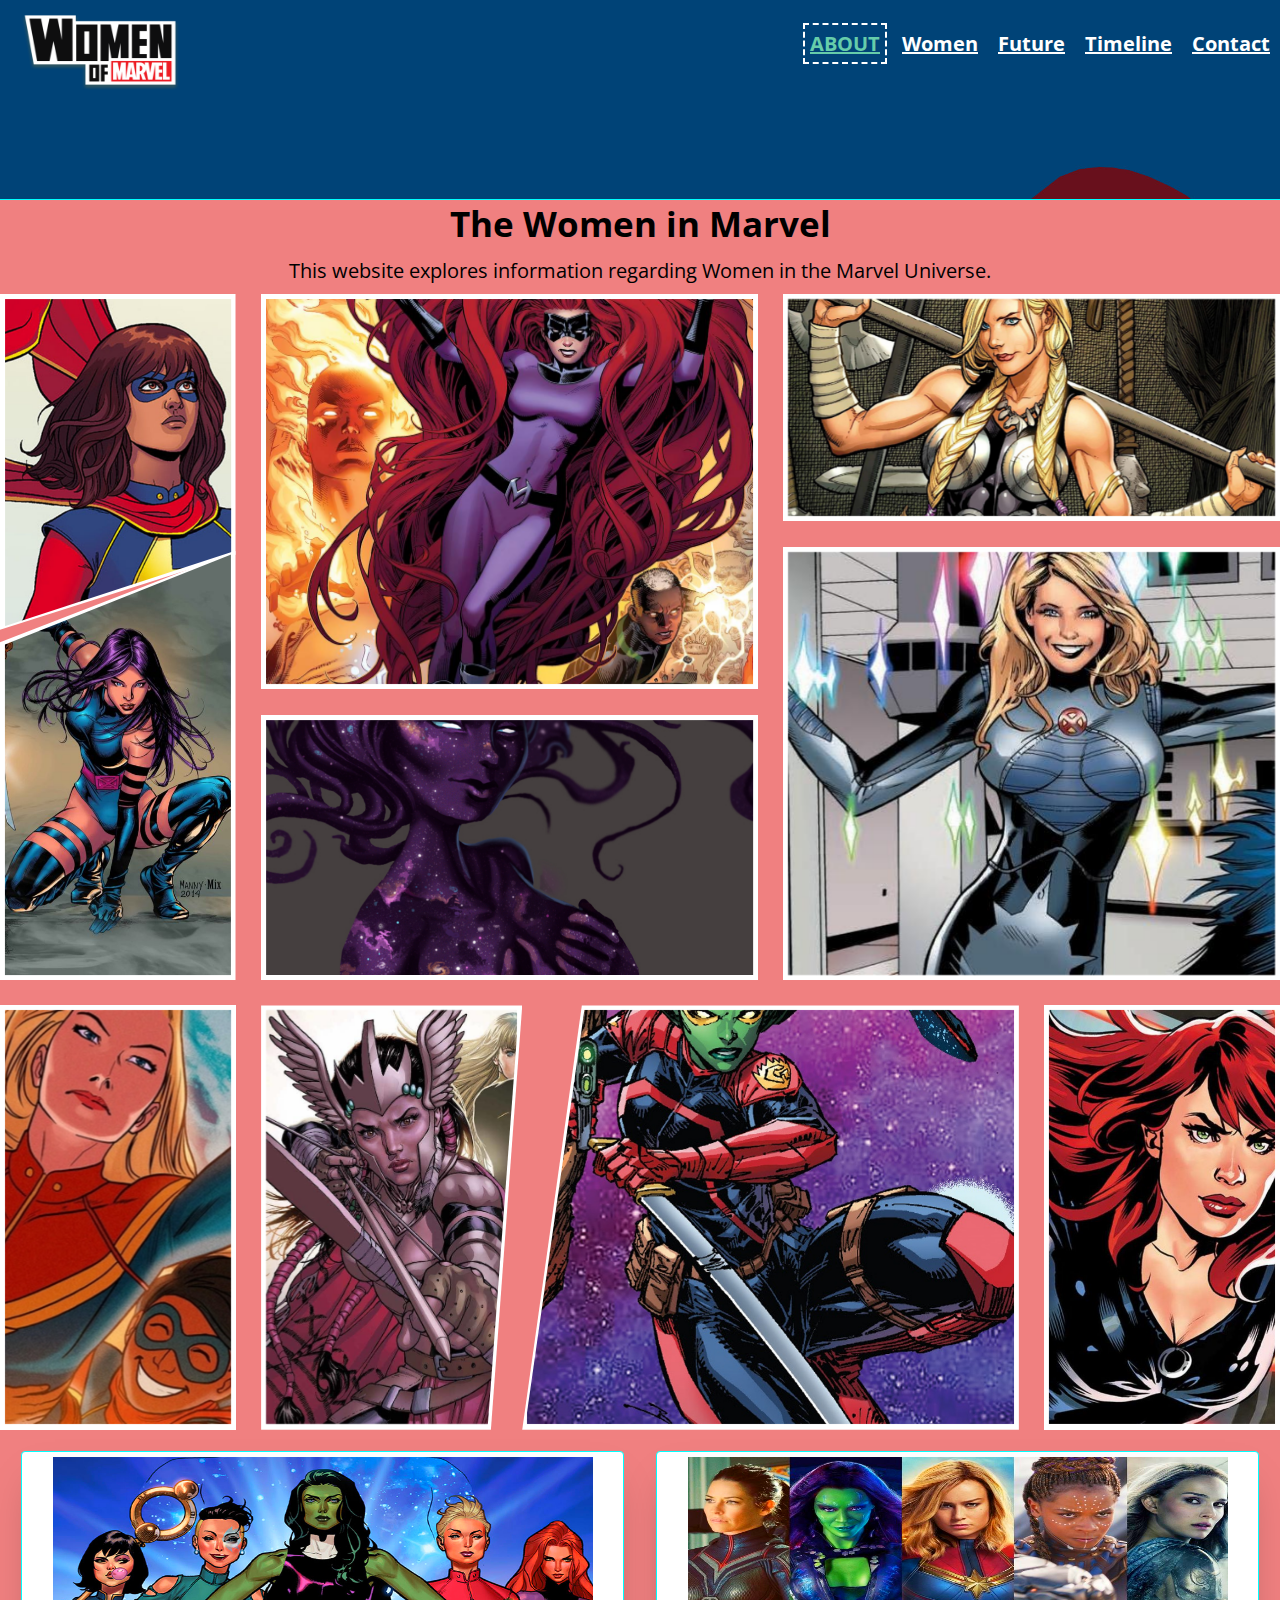
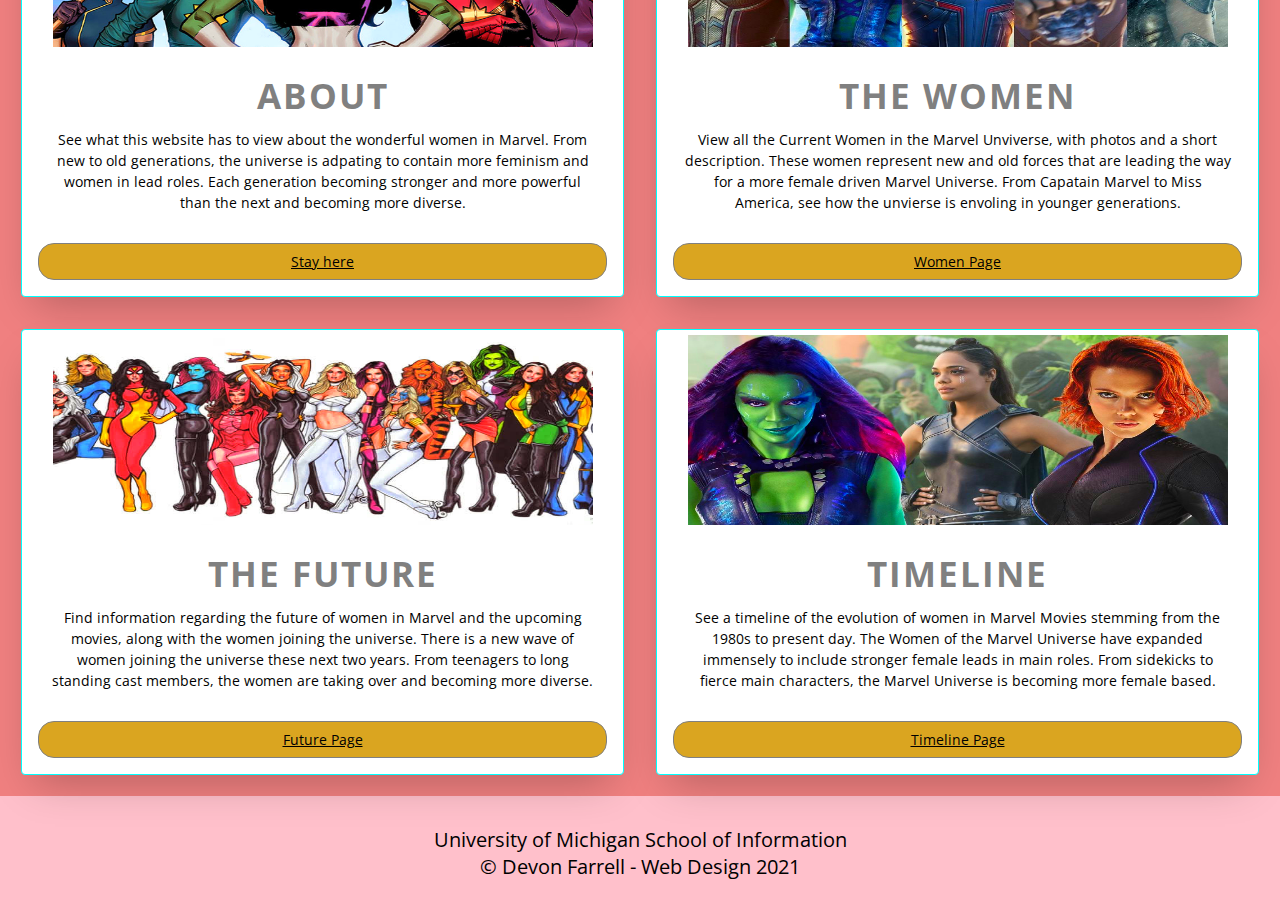
<file: index.html>
<!DOCTYPE html>
<html lang="en">
  <head>
    <meta charset="UTF-8">
    <meta name="viewport" content="width=device-width, initial-scale=1.0">
    <link href="https://fonts.googleapis.com/css?family=Open+Sans"  rel="stylesheet">
    <link rel="shortcut icon" type="image/png" href="images/Women-of-the-MCU-25fzrrv-683x1024.jpeg"/>
    <link rel="stylesheet" type="text/css" href="css/html5reset.css">
    <link rel="stylesheet" type="text/css" href="css/style.css">

  <!-- Global site tag (gtag.js) - Google Analytics -->
<script async src="https://www.googletagmanager.com/gtag/js?id=G-ZWG36BC7F6"></script>
<script>
  window.dataLayer = window.dataLayer || [];
  function gtag(){dataLayer.push(arguments);}
  gtag('js', new Date());

  gtag('config', 'G-ZWG36BC7F6');
</script>

    <!-- Imgaes obtained from  https://www.marvel.com/comics/discover/692/women-of-marvel 
      https://www.marvel.com/comics/discover/692/women-of-marvel
      https://www.marvel.com/watch/digital-series/women-of-marvel 
      https://cafemom.com/parenting/222445-marvel-inspired-baby-girl-names
      https://thetempest.co/2018/05/16/entertainment/marvel-cinematic-universe-sexism/
      https://cutewallpaper.org/23/aesthetic-marvel-wallpaper/view-page-23.html 
      https://theconversation.com/why-america-needs-marvel-superhero-kamala-khan-now-more-than-ever-72401
      https://screenrant.com/black-widow-killed-her-brother-marvel-comics/
      https://www.nytimes.com/2019/03/05/movies/captain-marvel-history.html
      https://www.google.com/search?q=she-hulk+cartoon&rlz=1C5CHFA_enUS941US941&source=lnms&tbm=isch&sa=X&ved=2ahUKEwiNkayW6Mr0AhUSH80KHfHSCnwQ_AUoAXoECAIQAw&biw=1440&bih=732&dpr=2#imgrc=QHHN707uwCcCVM
      https://x-men.fandom.com/wiki/Moonstar
      https://www.cbr.com/inhumans-medusa-abc-marvel/
      https://www.looper.com/204862/storms-entire-backstory-explained/
      https://www.pinterest.ch/pin/393783561150736973/
      https://cmro.travis-starnes.com/character_details.php?character=577
      https://www.pinterest.com/synrahe/rogue-xmen/
      https://x-men.fandom.com/wiki/Dazzler
      https://marvel.fandom.com/wiki/Gamora_Zen_Whoberi_Ben_Titan_(Earth-7528)
      https://www.marvel.com/articles/comics/kitty-pryde-is-on-a-boat
      https://marvel-dc.fandom.com/wiki/Psylocke
      https://www.denofgeek.com/movies/captain-marvel-2-is-a-ms-marvel-and-monica-rambeau-team-up-movie/
      Marvel Turotial to help with beginning: https://codepen.io/dannievinther/pen/EvVggR 
  -->


    <title>Women in Marvel</title>
    </head>

    <body>
      <div class="skip"><a href="#skip">Skip to Main Content</a></div>
      <header>
      <img src="images/900x506_1.png" alt="Women in Marvel Logo" id = "logo">
    
      <nav>
        <ul>
          <li class="current"><a href="index.html">About</a></li>
          <li><a href="women.html">Women</a></li>
          <li><a href="future.html">Future</a></li>
          <li><a href="timeline.html">Timeline</a></li>
          <li><a href="contact.html">Contact</a></li>
        </ul>
        </nav>
    
      </header>
   <main class="main" id="skip">

    <h1>The Women in Marvel</h1>
    <p>This website explores information regarding Women in the Marvel Universe.</p>

  
    <section class="grid">
      <figure>
        <img src="images/image-20170213-15803-1i7jott.jpeg" alt="Ms. Marvel Cartoon Character">
        <figcaption>
          <div><div><h2>Kamala</h2></div></div>
        </figcaption>
      </figure>
      <figure>
        <img src="images/Uncanny_Inhumans_Vol_1_1_Cheung_Connecting_Variant_B_Textless.jpeg" alt=" Medusa Cartoon Character with red hair and purple custome ">
        <figcaption>
          <div><div><h2>Medusa</h2></div></div>
        </figcaption>
      </figure>
      <figure>
        <img src="images/val_featured.jpeg" alt="Blonde Cartoon Character Valrkyie with her hammer">
        <figcaption>
          <div><div><h2>Valkryie</h2></div></div>
        </figcaption>
      </figure>
      <figure>
        <img src="images/Did8sdkWkAANkud.jpeg" alt="Psylocke Character with her blue custome and purple hair leaning downwards">
        <figcaption>
          <div><div><h2>Psylocke</h2></div></div>
        </figcaption>
      </figure>
      <figure>
        <img src="images/dalb04y-014a0afa-181f-4bcb-8e70-4d64b7e456c9.jpeg" alt="Cartoon Singularity in all purple and white eyes ">
        <figcaption>
          <div><div><h2>Singularity</h2></div></div>
        </figcaption>
      </figure>
      <figure>
        <img src="images/Alison_Blaire.jpeg" alt="Blone cartoon Dazzler with a grey coustume and smiling">
        <figcaption>
          <div><div><h2>Dazzler</h2></div></div>
        </figcaption>
      </figure>
      <figure>
        <img src="images/captain-marvel-2-kamala-khan.jpeg" alt="Old version cartoon Carol Danvers with red coustime and Ms. Marvel in the back ">
        <figcaption>
          <div><div><h2>Carol Danvers</h2></div></div>
        </figcaption>
      </figure>
      <figure>
        <img src="images/0_6acd_0.jpeg" alt=" Dani Moonstar is her godess costume holding bow and arrow">
        <figcaption>
          <div><div><h2>Dani Moonstar</h2></div></div>
        </figcaption>
      </figure>
      <figure>
        <img src="images/Gamora_Zen_Whoberi_Ben_Titan_(Earth-7528)_from_Guardians_of_the_Galaxy_Vol_6_13_cover_001.jpeg" alt=" Green cartoon Gamora lunging with a sword">
        <figcaption>
          <div><div><h2>Gamora</h2></div></div>
        </figcaption>
      </figure>
      <figure>
        <img src="images/Black-Widow-Widows-Sting-Marvel-Comic.jpeg" alt="Black Widow with logo covering her eye">
        <figcaption>
          <div><div><h2>Black Widow</h2></div></div>
        </figcaption>
      </figure>
    </section>


    <ul class="cards-index">
      <li class="cards__item">
        <div class="card-index">
          <div class="card__image">
            <img src='images/clean.jpeg' alt="The Women of Marvel">
          </div>
          <div class="card__content">
            <div class="card__title">
              <h2>About</h2>
            </div>
            <p class="card__text">
              See what this website has to view about the wonderful women in Marvel. From new to old generations, the universe is adpating to contain more feminism and women in lead roles. Each generation becoming stronger and more powerful than the next and becoming more diverse. </p>
              <a href="about.html" class="btn--block-2">Stay here</a>
          </div>
        </div>
      </li>
      <li class="cards__item">
        <div class="card-index">
          <div class="card__image">
            <img src="images/Marvels-all-female-Avengers-team-cast.jpeg" alt="Main New Women in Marvel">
          </div>
          <div class="card__content">
            <div class="card__title">
              <h2>The Women</h2>
            </div>
            <p class="card__text">
              View all the Current Women in the Marvel Unviverse, with photos and a short description. These women represent new and old forces that are leading the way for a more female driven Marvel Universe. From Capatain Marvel to Miss America, see how the unvierse is envoling in younger generations.
            </p>
            <a href="women.html" class="btn--block-2">Women Page</a>
          </div>
        </div>
      </li>
      <li class="cards__item">
        <div class="card-index">
          <div class="card__image">
            <img src="images/featured-img-of-post-222445.jpeg" alt="Cartoom Women in Marvel">
          </div>
          <div class="card__content">
            <div class="card__title">
              <h2>The Future</h2>
            </div>
            <p class="card__text">Find information regarding the future of women in Marvel and the upcoming movies, along with the women joining the universe. There is a new wave of women joining the universe these next two years. From teenagers to long standing cast members, the women are taking over and becoming more diverse.</p>
            <a href="future.html" class="btn--block-2">Future Page</a>
          </div>
        </div>
      </li>
      <li class="cards__item">
        <div class="card-index">
          <div class="card__image">
            <img src="images/Marvel-MCU-Female-Team-Up-Valkyrie.jpeg" alt="Valkryie Women in Marvel Team">
          </div>
          <div class="card__content">
            <div class="card__title">
              <h2>Timeline</h2>
            </div>
            <p class="card__text">
              See a timeline of the evolution of women in Marvel Movies stemming from the 1980s to present day. The Women of the Marvel Universe have expanded immensely to include stronger female leads in main roles. From sidekicks to fierce main characters, the Marvel Universe is becoming more female based.
            </p>
              <a href="timeline.html" class="btn--block-2">Timeline Page</a>
          </div>
        </div>
      </li>
    </ul>

</main>
<footer>
  <p>University of Michigan School of Information <br/>
    &copy; Devon Farrell - Web Design 2021</p>
</footer>
</body>
</html>
</file>
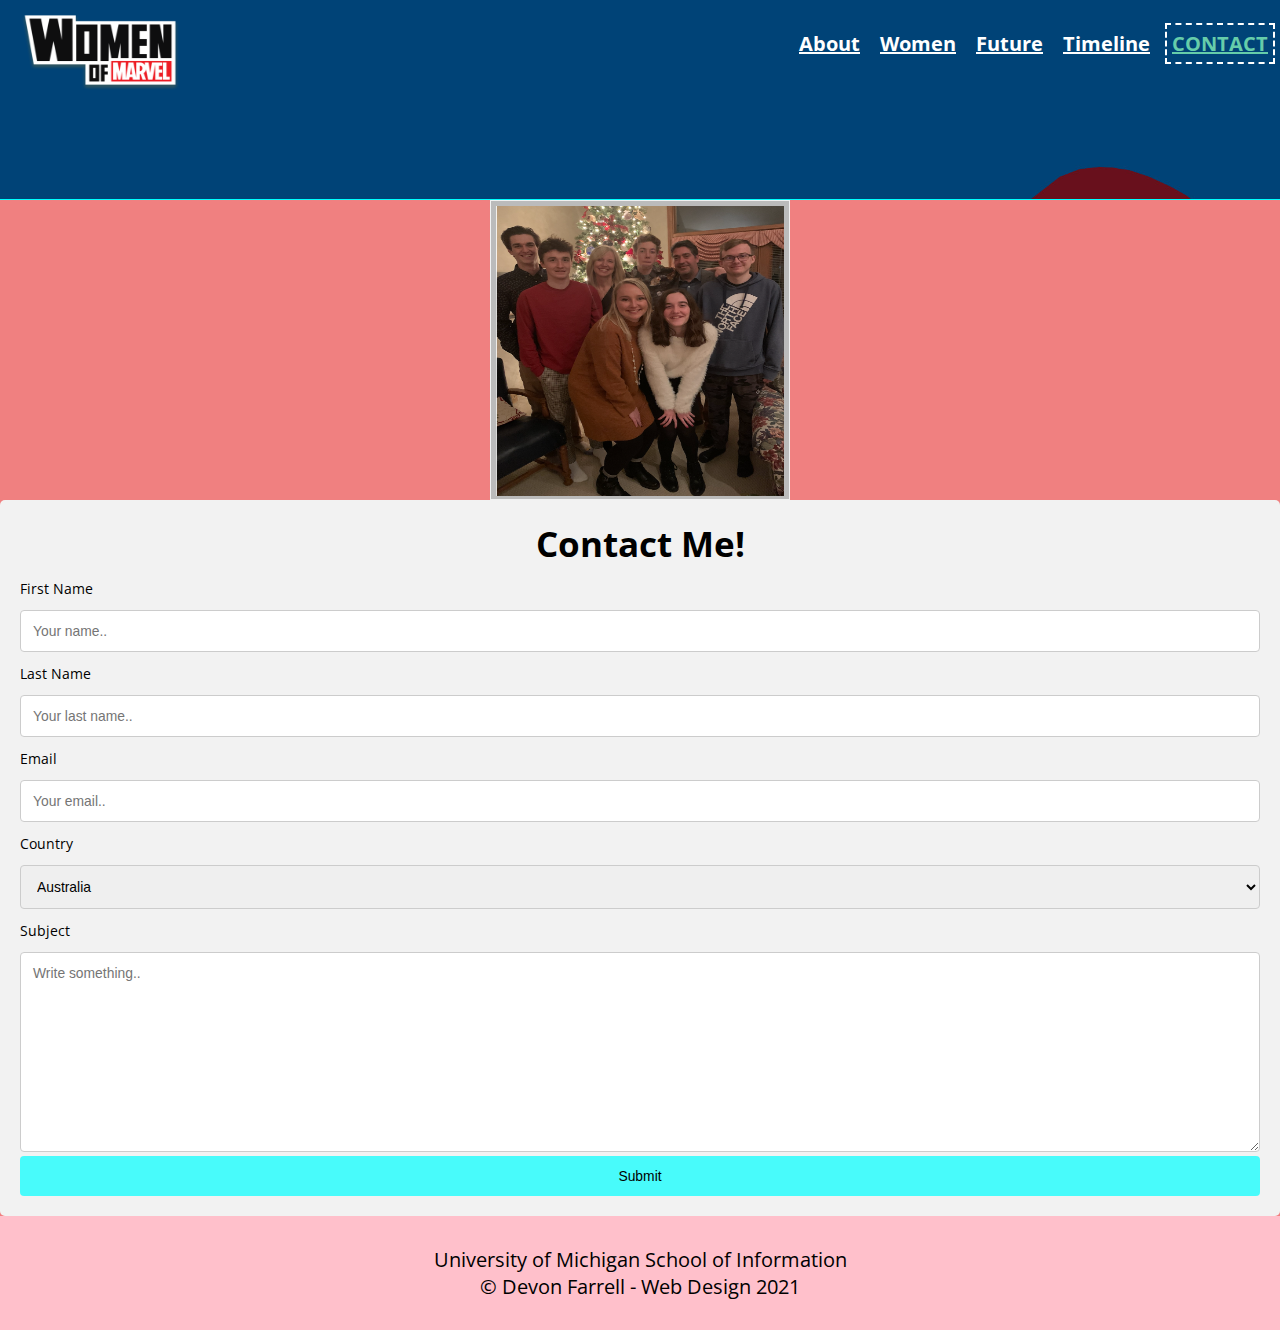
<file: contact.html>
<!DOCTYPE html>
<html lang="en">
<head>
	<meta charset="utf-8">
    <meta name="viewport" content="width=device-width, initial-scale=1.0">
	<link href="https://fonts.googleapis.com/css?family=Open+Sans"  rel="stylesheet">
    <link rel="shortcut icon" type="image/png" href="images/Women-of-the-MCU-25fzrrv-683x1024.jpeg"/>
    <link rel="stylesheet" type="text/css" href="css/html5reset.css">
	<link rel="stylesheet" type="text/css" href="css/style.css">
<!-- Global site tag (gtag.js) - Google Analytics -->
<script async src="https://www.googletagmanager.com/gtag/js?id=G-ZWG36BC7F6"></script>
<script>
  window.dataLayer = window.dataLayer || [];
  function gtag(){dataLayer.push(arguments);}
  gtag('js', new Date());

  gtag('config', 'G-ZWG36BC7F6');
</script>

	<!-- tutorials used from: https://www.w3schools.com/howto/default.asp -->
</head>

<div class="skip"><a href="#skip">Skip to Main Content</a></div>
<body>
	<header>
	<img src="images/900x506_1.png" alt="Marvel Women Logo" id = "logo">

	<nav>
		<ul>
		  <li><a href="index.html">About</a></li>
		  <li><a href="women.html">Women</a></li>
		  <li><a href="future.html">Future</a></li>
		  <li><a href="timeline.html">Timeline</a></li>
		  <li class="current"><a href="contact.html">Contact</a></li>
		</ul>
	  </nav>

	 <title>Contact Page</title>

	</header>

	<main id="skip">


	<div class="flip-card" tabindex="0">
		<div class="flip-card-inner">
		  <div class="flip-card-front">
			<img src="images/Screen Shot 2021-11-19 at 4.20.53 PM.png" alt="Personal Family Photo" style="width:300px;height:300px;">
		  </div>
		  <div class="flip-card-back">
			<h1>Devon Farrell</h1>
			<p>University of Michigan</p>
			<p>Master of Health Inforamtics Student</p>
		  </div>
		</div>
	  </div>

	<div class="container-2">
		<h1>Contact Me!</h1>
		<form action="https://formspree.io/f/xnqwqalw"
		method="POST">
		  <div class="row-3">
			<div class="col-25">
			  <label for="fname">First Name</label>
			</div>
			<div class="col-75">
			  <input type="text" id="fname" name="firstname" placeholder="Your name..">
			</div>
		  </div>
		  <div class="row-3">
			<div class="col-25">
			  <label for="lname">Last Name</label>
			</div>
			<div class="col-75">
			  <input type="text" id="lname" name="lastname" placeholder="Your last name..">
			</div>
		  </div>
		  <div class="row-3">
			<div class="col-25">
			  <label for="email">Email</label>
			</div>
		  <div class="col-75">
			<input type="text" id="email" name="email" placeholder="Your email..">
		  </div>
		</div>
		  <div class="row-3">
			<div class="col-25">
			  <label for="country">Country</label>
			</div>
			<div class="col-75">
			  <select id="country" name="country">
				<option value="australia">Australia</option>
				<option value="canada">Canada</option>
				<option value="usa">USA</option>
			  </select>
			</div>
		  </div>
		  <div class="row-3">
			<div class="col-25">
			  <label for="subject">Subject</label>
			</div>
			<div class="col-75">
			  <textarea id="subject" name="subject" placeholder="Write something.." style="height:200px"></textarea>
			</div>
		  </div>
		  <div class="row-3">
			<input type="submit" value="Submit">
		  </div>
		</form>
	  </div>

	  <script>
		  function addListeners(parentClass){
    var focusableItems = ['a[href]', 'area[href]', 'input:not([disabled])', 'select:not([disabled])', 'textarea:not([disabled])', 'button:not([disabled])', '[tabindex="0"]'];
    for (i = 0, leni = focusableItems.length; i < leni; i++) {
        var focusableElements = document.querySelectorAll("." + parentClass + " " + focusableItems[i]);
        for (j = 0, lenj = focusableElements.length; j < lenj; j++) {
            focusableElements[j].addEventListener("focus", function() {
              document.querySelector("." + parentClass).classList.add("focus-within");
            });
            focusableElements[j].addEventListener("blur", function() {
              document.querySelector("." + parentClass).classList.remove("focus-within");
            });
        }
    }
}
addListeners("flip-card");
	  </script>

	  </main>

	<footer>
		<p>University of Michigan School of Information <br/>
		  &copy; Devon Farrell - Web Design 2021</p>
	  </footer>
</body>
</html>
</file>
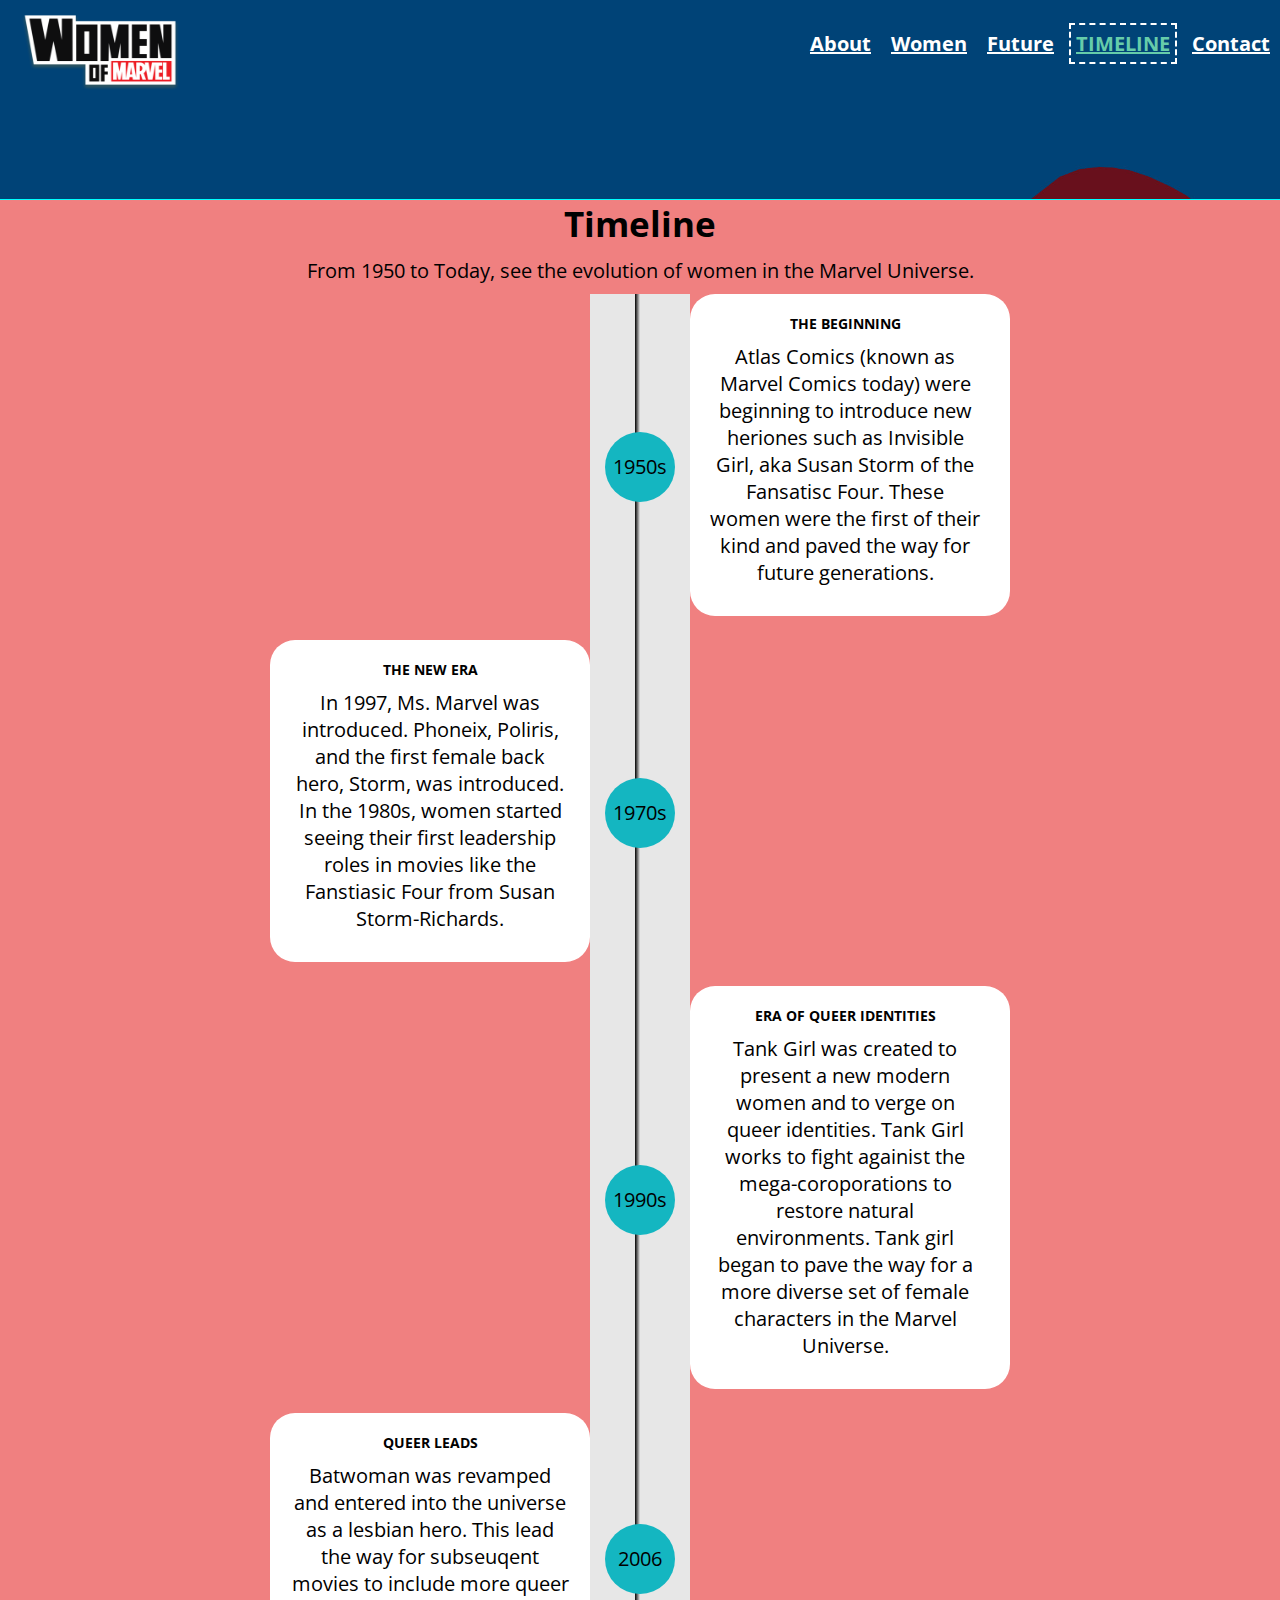
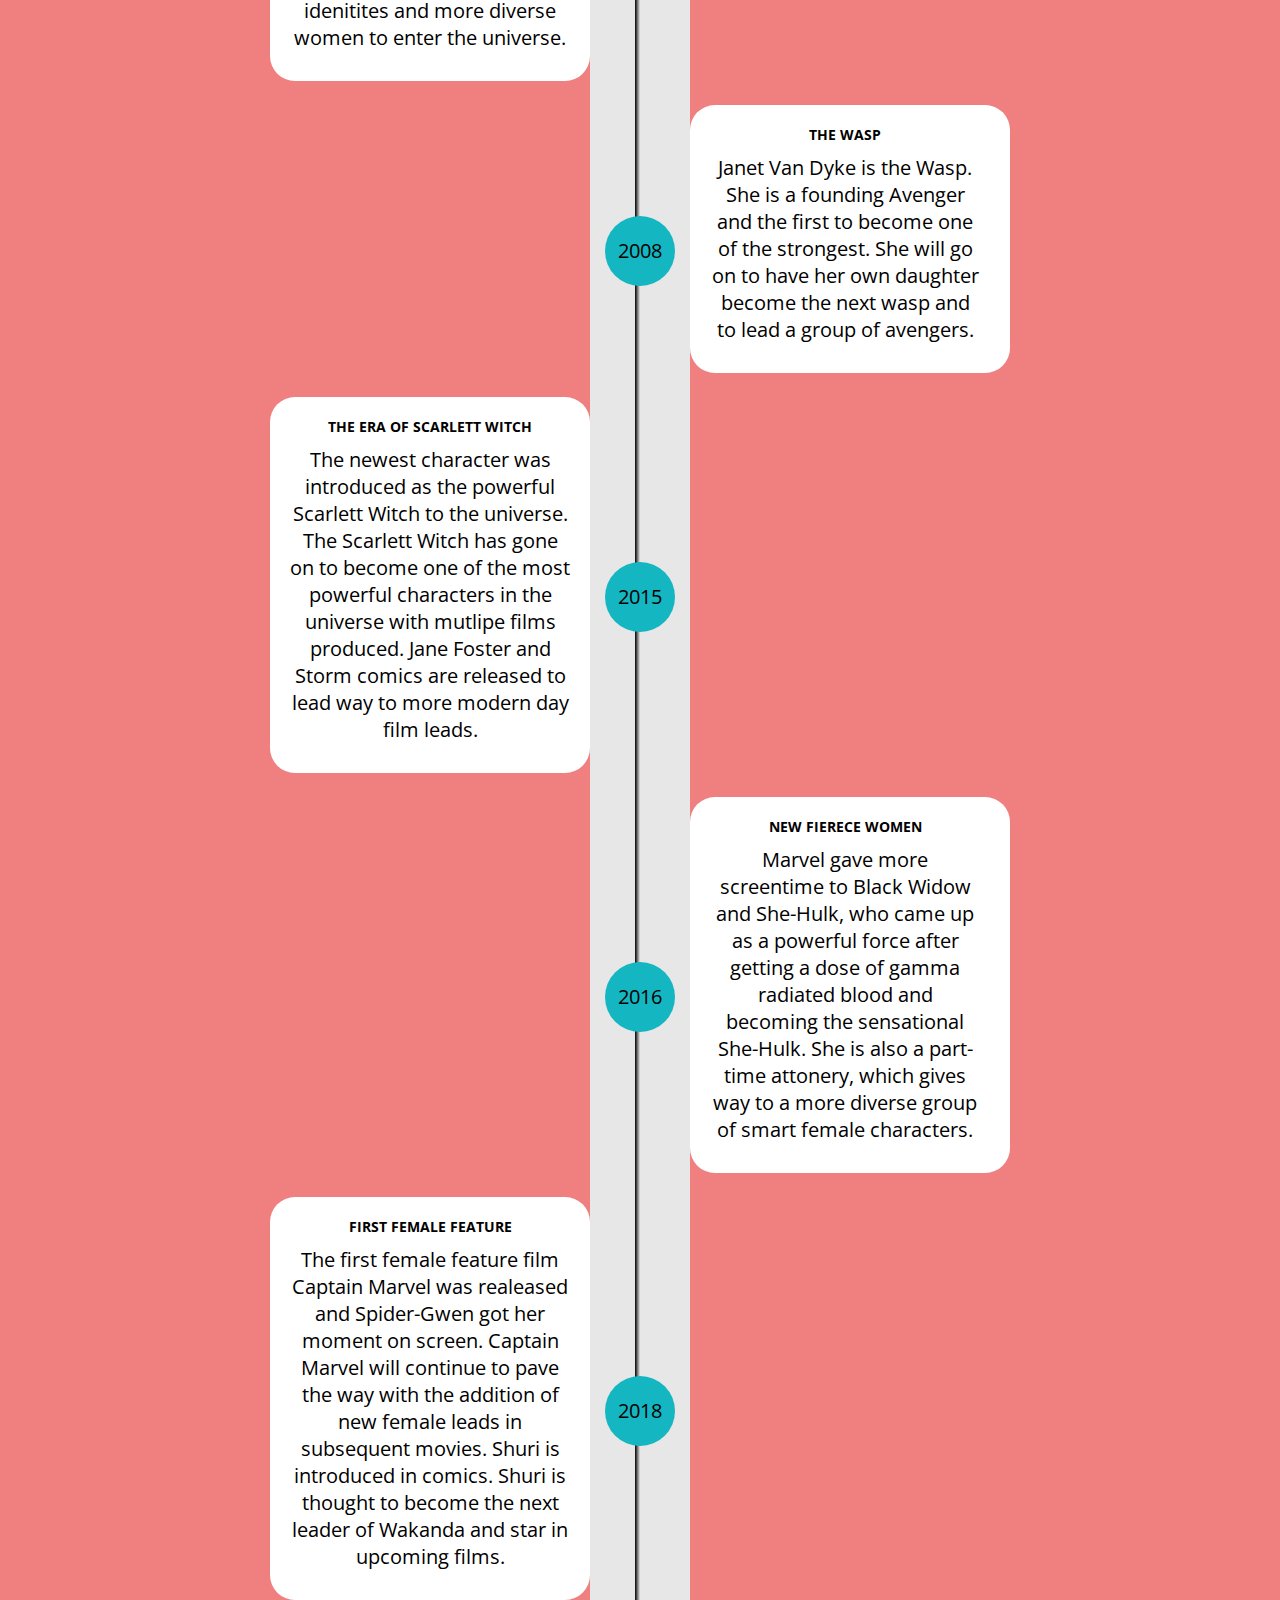
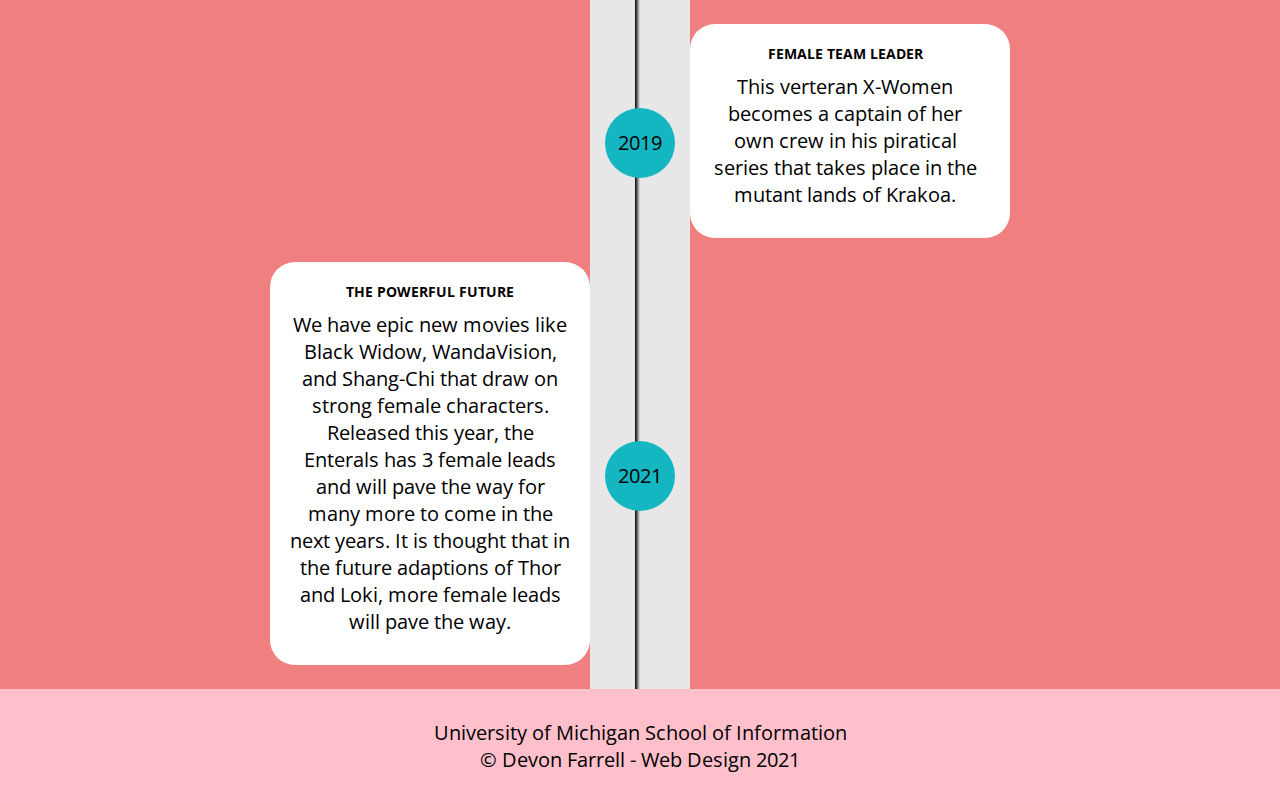
<file: timeline.html>
<!DOCTYPE html>
<html lang="en">
  <head>
    <meta charset="UTF-8">
    <meta name="viewport" content="width=device-width, initial-scale=1.0">
    <!-- Link the style sheets and Google font -->
    <link href="https://fonts.googleapis.com/css?family=Open+Sans"  rel="stylesheet">
    <link rel="shortcut icon" type="image/png" href="images/Women-of-the-MCU-25fzrrv-683x1024.jpeg"/>
	<link rel="stylesheet" type="text/css" href="css/html5reset.css">
    <link rel="stylesheet" href="css/style.css">

	<!-- Global site tag (gtag.js) - Google Analytics -->
<script async src="https://www.googletagmanager.com/gtag/js?id=G-ZWG36BC7F6"></script>
<script>
  window.dataLayer = window.dataLayer || [];
  function gtag(){dataLayer.push(arguments);}
  gtag('js', new Date());

  gtag('config', 'G-ZWG36BC7F6');
</script>
	

	<!-- source for text: https://marvel.fandom.com/wiki/Category:Female_Characters -->

	<title>Women Timeline</title>
	</head>


	<body>
		<div class="skip"><a href="#skip">Skip to Main Content</a></div>
		<header>
		<img src="images/900x506_1.png" alt="Marvel Women Logo" id = "logo">
	
		<nav>
			<ul>
			  <li><a href="index.html">About</a></li>
			  <li><a href="women.html">Women</a></li>
			  <li><a href="future.html">Future</a></li>
			  <li class="current"><a href="timeline.html">Timeline</a></li>
			  <li><a href="contact.html">Contact</a></li>
			</ul>
		  </nav>
	
		</header>

	<main id="skip">
		<h1>Timeline</h1>
		<p>From 1950 to Today, see the evolution of women in the Marvel Universe.</p>
		<div class="container-4">
			<div class="single-box">
				<div class="custom"></div>
				<div class="date-area">
					<span>1950s</span>
				</div>
				<div class="content-4">
					<h2>The Beginning</h2>
					<p>Atlas Comics (known as Marvel Comics today) were beginning to introduce new heriones such as Invisible Girl, aka Susan Storm of the Fansatisc Four. These women were the first of their kind and paved the way for future generations.</p>
				</div>
			</div>
			<div class="box-right">
				<div class="custom"></div>
				<div class="date-area">
					<span>1970s</span>
				</div>
				<div class="content-4">
					<h2>The New Era</h2>
					<p>In 1997, Ms. Marvel was introduced. Phoneix, Poliris, and the first female back hero, Storm, was introduced. In the 1980s, women started seeing their first leadership roles in movies like the Fanstiasic Four from Susan Storm-Richards.</p>
				</div>
			</div>
			<div class="single-box">
				<div class="custom"></div>
				<div class="date-area">
					<span>1990s</span>
				</div>
				<div class="content-4">
					<h2>Era of Queer Identities</h2>
					<p>Tank Girl was created to present a new modern women and to verge on queer identities. Tank Girl works to fight againist the mega-coroporations to restore natural environments. Tank girl began to pave the way for a more diverse set of female characters in the Marvel Universe.</p>
				</div>
			</div>
			<div class="box-right">
				<div class="custom"></div>
				<div class="date-area">
					<span>2006</span>
				</div>
				<div class="content-4">
					<h2>Queer Leads</h2>
					<p>Batwoman was revamped and entered into the universe as a lesbian hero. This lead the way for subseuqent movies to include more queer idenitites and more diverse women to enter the universe.</p>
				</div>
			</div>
			<div class="single-box">
				<div class="custom"></div>
				<div class="date-area">
					<span>2008</span>
				</div>
				<div class="content-4">
					<h2>The Wasp</h2>
					<p>Janet Van Dyke is the Wasp. She is a founding Avenger and the first to become one of the strongest. She will go on to have her own daughter become the next wasp and to lead a group of avengers. </p>
				</div>
			</div>
			<div class="box-right">
				<div class="custom"></div>
				<div class="date-area">
					<span>2015</span>
				</div>
				<div class="content-4">
					<h2>The Era of Scarlett Witch</h2>
					<p>The newest character was introduced as the powerful Scarlett Witch to the universe. The Scarlett Witch has gone on to become one of the most powerful characters in the universe with mutlipe films produced. Jane Foster and Storm comics are released to lead way to more modern day film leads.</p>
				</div>
			</div>
			<div class="single-box">
				<div class="custom"></div>
				<div class="date-area">
					<span>2016</span>
				</div>
				<div class="content-4">
					<h2>New Fierece Women</h2>
					<p>Marvel gave more screentime to Black Widow and She-Hulk, who came up as a powerful force after getting a dose of gamma radiated blood and becoming the sensational She-Hulk. She is also a part-time attonery, which gives way to a more diverse group of smart female characters.  </p>
				</div>
			</div>
			<div class="box-right">
				<div class="custom"></div>
				<div class="date-area">
					<span>2018</span>
				</div>
				<div class="content-4">
					<h2>First Female feature</h2>
					<p>The first female feature film Captain Marvel was realeased and Spider-Gwen got her moment on screen. Captain Marvel will continue to pave the way with the addition of new female leads in subsequent movies. Shuri is introduced in comics. Shuri is thought to become the next leader of Wakanda and star in upcoming films.  </p>
				</div>
			</div>
			<div class="single-box">
				<div class="custom"></div>
				<div class="date-area">
					<span>2019</span>
				</div>
				<div class="content-4">
					<h2>Female Team Leader</h2>
					<p>This verteran X-Women becomes a captain of her own crew in his piratical series that takes place in the mutant lands of Krakoa.  </p>
				</div>
			</div>
			<div class="box-right">
				<div class="custom"></div>
				<div class="date-area">
					<span>2021</span>
				</div>
				<div class="content-4">
					<h2>The Powerful Future</h2>
					<p>We have epic new movies like Black Widow, WandaVision, and Shang-Chi that draw on strong female characters. Released this year, the Enterals has 3 female leads and will pave the way for many more to come in the next years. It is thought that in the future adaptions of Thor and Loki, more female leads will pave the way.   </p>
				</div>
			</div>
		</div>
	</body>
	</html>
  </main>

  <footer>
	<p>University of Michigan School of Information <br/>
	  &copy; Devon Farrell - Web Design 2021</p>
  </footer>

  </body>
  </html>
</file>
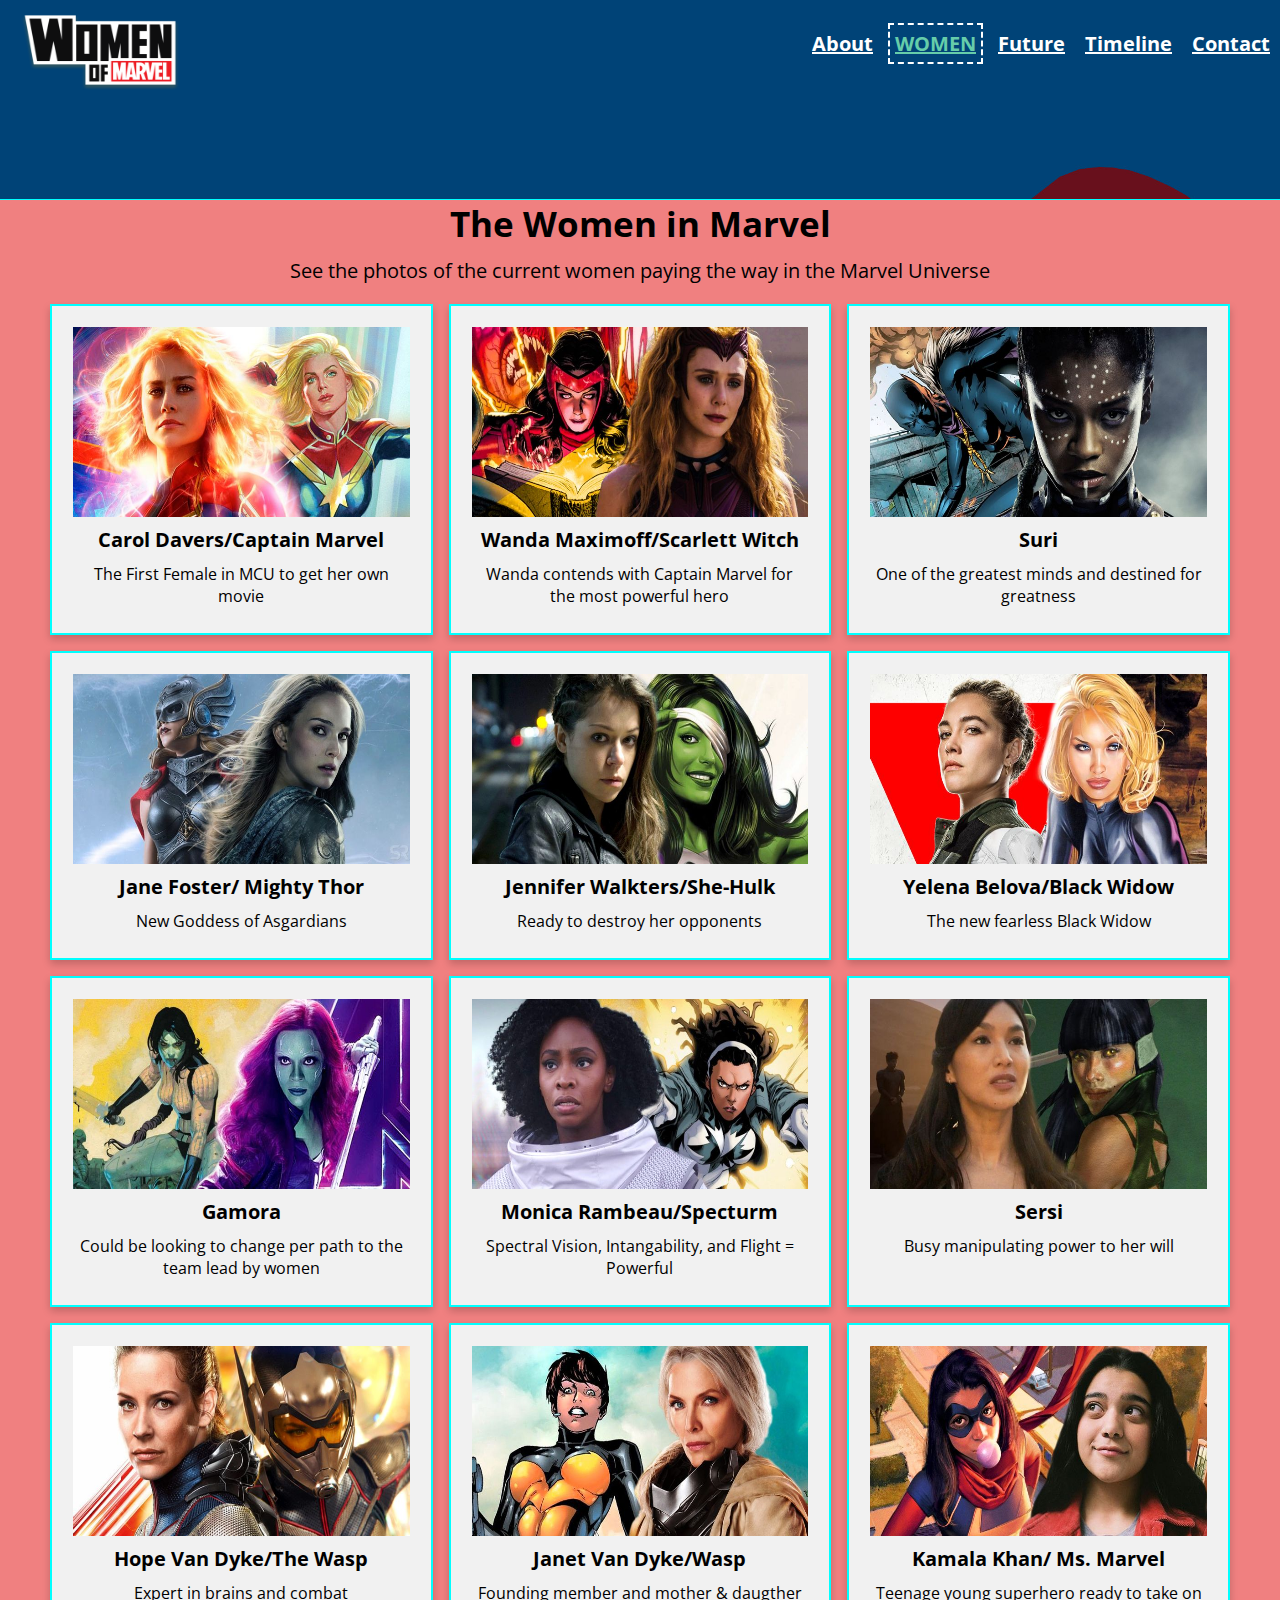
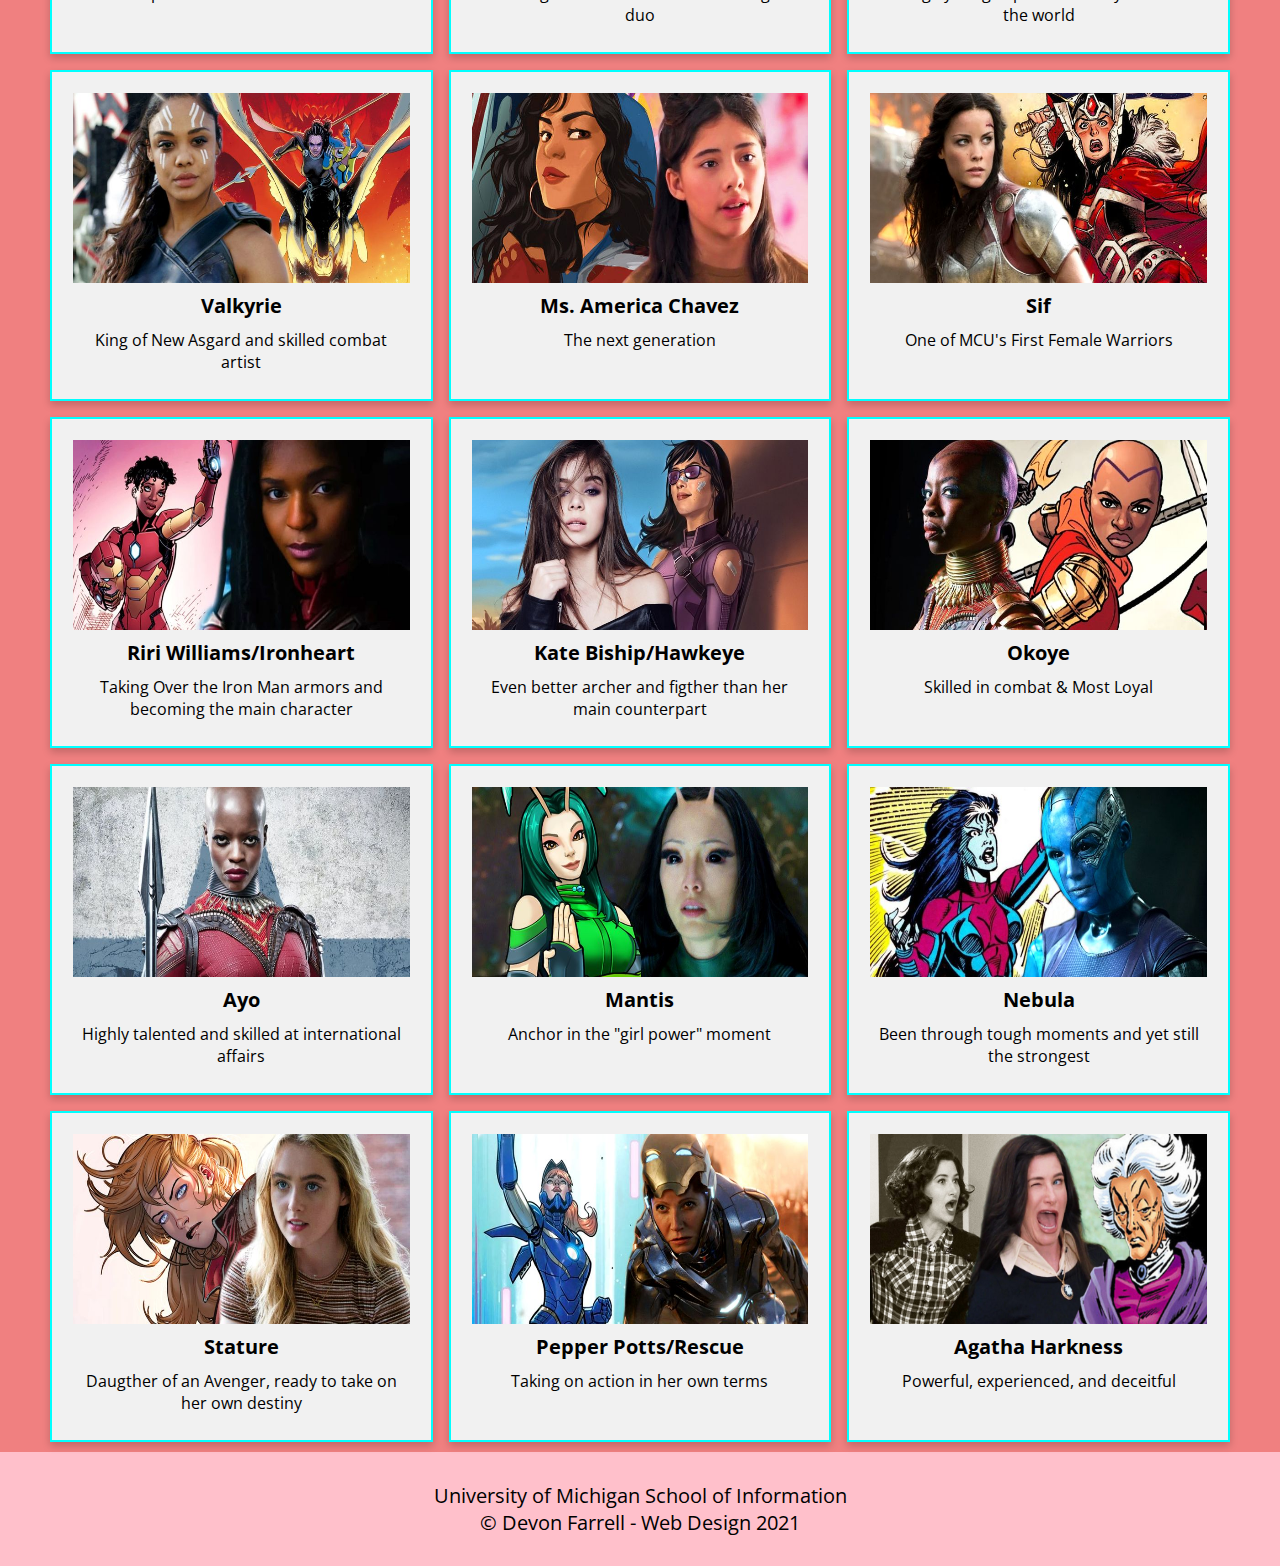
<file: women.html>
<!DOCTYPE html>
<html lang="en">
  <head>
    <meta charset="utf-8">
    <meta name="viewport" content="width=device-width, initial-scale=1.0">
	<link href="https://fonts.googleapis.com/css?family=Open+Sans"  rel="stylesheet">
    <link rel="shortcut icon" type="image/png" href="images/Women-of-the-MCU-25fzrrv-683x1024.jpeg"/>
    <link rel="stylesheet" type="text/css" href="css/html5reset.css">
	<link rel="stylesheet" type="text/css" href="css/style.css">

	<!-- Global site tag (gtag.js) - Google Analytics -->
	<!-- Global site tag (gtag.js) - Google Analytics -->
<script async src="https://www.googletagmanager.com/gtag/js?id=G-ZWG36BC7F6"></script>
<script>
  window.dataLayer = window.dataLayer || [];
  function gtag(){dataLayer.push(arguments);}
  gtag('js', new Date());

  gtag('config', 'G-ZWG36BC7F6');
</script>

	<title>Current Women</title>

	<!-- Images obtained and some content from https://screenrant.com/marvel-female-avengers-movie-cast-characters-mcu/ & https://screenrant.com/wandavision-agatha-harkness-vilain-hints/ -->
</head>
<div class="skip"><a href="#skip">Skip to Main Content</a></div>
<body>
	<header>
	<img src="images/900x506_1.png" alt="Marvel Women Logo" id = "logo">

	<nav>
		<ul>
		  <li><a href="index.html">About</a></li>
		  <li class="current"><a href="women.html">Women</a></li>
		  <li><a href="future.html">Future</a></li>
		  <li><a href="timeline.html">Timeline</a></li>
		  <li><a href="contact.html">Contact</a></li>
		</ul>
	  </nav>

	</header>

 <main class="photos" id="skip">
	 <h1>The Women in Marvel</h1>
	 <p>See the photos of the current women paying the way in the Marvel Universe</p>

	<div class="cards">
		<div class="card">
			<img src="images/Brie-Larson-as-Carol-Danvers-Captain-Marvel.jpeg" alt="Captian Marvel, only first female feature film">
			<h2>Carol Davers/Captain Marvel</h2>
			<p>The First Female in MCU to get her own movie</p>
		</div>
		<div class="card">
			<img src="images/Scarlet-witch-Spells-in-the-darkhold-comics-wandavision.jpeg" alt="Wanda Maximoff or the Scarlett Witch, powerful avenger ">
			<h2>Wanda Maximoff/Scarlett Witch</h2>
			<p>Wanda contends with Captain Marvel for the most powerful hero</p>
		</div>
		<div class="card">
			<img src="images/Letitia-Wright-Shuri-Black-Panther.jpeg" alt="Suri">
			<h2>Suri</h2>
			<p>One of the greatest minds and destined for greatness</p>
		</div>
		<div class="card">
			<img src="images/Natalie-Portman-as-Jane-Foster-in-Thor-The-Dark-World-and-Mighty-Thor.jpeg" alt="Jane Foster or Migthy Thor">
			<h2>Jane Foster/ Mighty Thor</h2>
			<p>New Goddess of Asgardians</p>
		</div>
		<div class="card">
			<img src="images/Tatiana-Maslany-officially-cast-as-She-Hulk-in-MCU.jpeg" alt="She Hulk">
			<h2>Jennifer Walkters/She-Hulk</h2>
			<p>Ready to destroy her opponents</p>
		</div>
		<div class="card">
			<img src="images/Florence-Pugh-as-Yelena-Belova-Black-Widow.jpeg" alt="Yelena Belova, the new firece black Widow">
			<h2>Yelena Belova/Black Widow</h2>
			<p>The new fearless Black Widow</p>
		</div>
		<div class="card">
			<img src="images/Zoe-Saldana-as-Gamora-in-the-MCU-and-Marvel-Comics.jpeg" alt="Gamora, always a leader and fearless">
			<h2> Gamora </h2>
			<p>Could be looking to change per path to the team lead by women</p>
		</div>
		<div class="card">
			<img src="images/Teyonah-Parris-as-Monica-Rambeau-Spectrum.jpeg" alt="Monica Rambeau/Specturm, the ever changing character">
			<h2>Monica Rambeau/Specturm</h2>
			<p>Spectral Vision, Intangability, and Flight = Powerful</p>
		</div>
		<div class="card">
			<img src="images/Gemma-Chan-as-Sersi-in-Eternals.jpeg" alt="Sersi">
			<h2>Sersi</h2>
			<p>Busy manipulating power to her will</p>
		</div>
		<div class="card">
			<img src="images/Evangeline-Lilly-as-Hope-van-Dyne-The-Wasp.jpeg" alt="Hope Van Dyke, the new wasp with expert brains">
			<h2>Hope Van Dyke/The Wasp</h2>
			<p>Expert in brains and combat</p>
		</div>
		<div class="card">
			<img src="images/Janet-Van-Dyne-in-the-MCU-and-Marvel-Comics-Wasp.jpeg" alt="Janet Van Dyke/Wasp, the original wasp">
			<h2>Janet Van Dyke/Wasp</h2>
			<p>Founding member and mother & daugther duo</p>
		</div>
		<div class="card">
			<img src="images/Iman-Vellani-as-Kamala-Khan-in-Disneys-MCU-Ms-Marvel-Show.jpeg" alt="Kamala Khan, the young and new Ms. Marvel">
			<h2>Kamala Khan/ Ms. Marvel</h2>
			<p>Teenage young superhero ready to take on the world</p>
		</div>

		<div class="card">
			<img src="images/Tessa-Thompson-as-Valkyrie-in-Thor-Ragnarok-and-Marvel-Comics.jpeg" alt="Valkyrie, the new king of asgard and true warrior">
			<h2>Valkyrie</h2>
			<p> King of New Asgard and skilled combat artist</p>
		</div>

		<div class="card">
			<img src="images/The-Baby-Sitters-Clubs-Xochitl-Gomez-as-America-Chavez-in-the-MCU.jpeg" alt="America Chavez, the new teenager taking over">
			<h2>Ms. America Chavez</h2>
			<p>The next generation</p>
		</div>

		<div class="card">
			<img src="images/Jaimie-Alexander-as-Lady-Sif-in-the-MCU-and-Marvel-Comics.jpeg" alt="Sif, from the Enternals and always aware">
			<h2>Sif</h2>
			<p>One of MCU's First Female Warriors</p>
		</div>

		<div class="card">
			<img src="images/Dominique-Thorne-as-Riri-Williams-in-Ironheart-1.jpeg" alt="Riri Williams/Ironheart, the new Iron Man but a woman">
			<h2>Riri Williams/Ironheart</h2>
			<p>Taking Over the Iron Man armors and becoming the main character</p>
		</div>

		<div class="card">
			<img src="images/Hailee-Steinfeld-Kate-Bishop-Hawkeye-SR.jpeg" alt="Kate Biship/Hawkeye, the new Hawkeye Girl">
			<h2>Kate Biship/Hawkeye</h2>
			<p>Even better archer and figther than her main counterpart</p>
		</div>

		<div class="card">
			<img src="images/Danai-Gurira-as-Okoye-in-the-MCU-and-Marvel-Comics.jpeg" alt="Okoye a very skilled warrior">
			<h2>Okoye</h2>
			<p>Skilled in combat & Most Loyal</p>
		</div>

		<div class="card">
			<img src="images/Falcon-and-Winter-Soldier-Ayo-Florence-Kasumba.jpeg" alt="Ayo from the Flacon and Winter Solider">
			<h2>Ayo</h2>
			<p>Highly talented and skilled at international affairs</p>
		</div>

		<div class="card">
			<img src="images/Pom-Klementieff-as-Mantis.jpeg" alt="Mantis, seeking external powers">
			<h2>Mantis</h2>
			<p>Anchor in the "girl power" moment</p>
		</div>

		<div class="card">
			<img src="images/Karen-Gillan-as-Nebula-in-the-MCU-and-Marvel-Comics.jpeg" alt="Nebula, the true robot force in the Avengers">
			<h2>Nebula</h2>
			<p>Been through tough moments and yet still the strongest</p>
		</div>

		<div class="card">
			<img src="images/Kathryn-Newton-as-Cassie-Lang-aka-Stature-in-Ant-Man-and-the-Wasp-Quantumania.jpeg" alt="Stature, new Wasp Character">
			<h2>Stature</h2>
			<p>Daugther of an Avenger, ready to take on her own destiny</p>
		</div>

		<div class="card">
			<img src="images/Gwyneth-Paltrow-as-Pepper-Potts-Rescue-in-Avengers-Endgame.jpeg" alt="Pepper Potts/Rescue, the women Iron Man">
			<h2>Pepper Potts/Rescue</h2>
			<p>Taking on action in her own terms</p>
		</div>

		<div class="card">
			<img src="images/Agnes-Necklace-and-Agatha-Harkness-in-WandaVision.jpeg" alt="Agatha Harkness, the evil in Wanda Vision">
			<h2>Agatha Harkness</h2>
			<p>Powerful, experienced, and deceitful </p>
		</div>


	  </div>

	  </main>

	<footer>
		<p>University of Michigan School of Information <br/>
		  &copy; Devon Farrell - Web Design 2021</p>
	  </footer>

</body>
</html>
</file>
<file: css/style.css>
body{
	background-color: lightcoral;
	font-size: 14px;
	font-family: 'Open Sans', serif;
  }
  
img#logo{
	width: 200px;
	height: 100px;
}


.flip-box img{
	width: 500px;
	height: 200px;

}

p{
	font-size:20px;
	text-align: center;
	padding:10px;
}

.column-2 p{
	font-size: 16px;
}

.flip-box-back h2{
	font-size: 25px;
	font-weight: bold;
}

.flip-box-back p, .flip-box-back h2{
	padding: 10px;
}


h1, h2{
	text-align: center;
	font-weight: bold;
	font-size:35px;
  }

h3{
	  font-size: 25px;
  }

.card h2{
	  font-size:30px;
  }

li.current a{
	color: mediumaquamarine;
	text-transform: uppercase;
	border: 2px dashed white;
}


  
nav li{
	display: inline;
	padding: 5px;
}
  
nav{
	padding: 25px 0;     
	text-align: left;
  }


nav a{
	color: white;
	font-weight: bold;
	text-decoration: underline;
	font-size: 20px;
	padding: 5px;
  }

 

.skip a{
    background: white;
    left: 0;
    padding: 6px;
    position: absolute;
    top: -40px;
    -webkit-transition: top 1s ease-out;
    transition: top 1s ease-out;
    z-index: 1;
  }

.skip a:focus{
    top: 20px;
    color: black;
    text-decoration-style: solid;
  }

header{
	background-color: black;
	width: 100%;
	/* height: 100px; */
	border-bottom: 1px solid aqua;
	background-attachment: fixed; 
	background-position: center; 
	background-size: cover; 
	color: white;
	background-image: url("../images/High_resolution_wallpaper_background_ID_77700576541.jpeg");
	background-repeat: no-repeat;
  }

footer{
	  text-align: center;
	  background-color: pink;
	  padding: 20px;
  }

  /* moblie */

header{
	display: flex;
	flex-direction: column;
	align-items: center;
}
 
nav ul {
	display: flex;
	flex-direction: column;
	justify-content: space-between; 
} 

  /* Page One */

  .btn--block-2{
	background-color: goldenrod;
	border: 1px solid grey;
	border-radius: 1rem;
	color: black;
	text-align: center;
	padding: 0.5rem;
  }
  
  .btn--block {
	display: block;
	width: 100%;
  }
   
  .cards-index {
	display: flex;
	flex-wrap: wrap;
	list-style: none;
	margin: 5px;
	padding: 0;
  }
  
  .cards__item {
	display: flex;
	padding: 1rem;
   
  }
  
  .card-index {
	background-color: white;
	border: 1px solid aqua;
	border-radius: 0.25rem;
	box-shadow: 0 20px 40px -14px rgba(0,0,0,0.25);
	display: flex;
	flex-direction: column;
	overflow: hidden;
	
	}
  
  
  .card__content {
	display: flex;
	flex: 1 1 auto;
	flex-direction: column;
	padding: 1rem;
  }
  
.card__image {
	background-position: center center;
	background-repeat: no-repeat;
	background-size: cover;
	align-self: center;
	border-top-left-radius: 0.25rem;
	border-top-right-radius: 0.25rem;
	filter: contrast(70%);
	filter: saturate(180%);
	overflow: hidden;
	position: relative;
	transition: filter 0.5s cubic-bezier(.43,.41,.22,.91);
   
  }
  
  
.card__title {
	color: gray;
	font-size: 1.25rem;
	font-weight: 300;
	letter-spacing: 2px;
	text-transform: uppercase;
  }
  
  .card__text {
	flex: 1 1 auto;
	font-size: 0.875rem;
	line-height: 1.5;
	margin-bottom: 1.25rem;
  }
  

.grid {
	position: relative;
	display: grid;
	/* grid-template-columns: 1.167fr 0.45fr .225fr 0.3fr 0.8fr; */
	grid-template-columns: 1.167fr 0.45fr .225fr 0.3fr 0.8fr;
	/* grid-template-rows: 0.44fr 0.1875fr 0.4fr .9fr; */
	grid-template-rows: 0.44fr 0.1875fr 0.4fr .9fr;
	grid-gap: var(--gutter);
  } 
 
  .grid {
    grid-template-columns: 1fr;
  }
  
  
  .grid figure {
	overflow: hidden;
	background: var(--main-color);
	position: relative;
	opacity: 1;
	transition: .2s;
	 display: flex;
	flex-direction: column;
  }
  
  .grid figure img {
	vertical-align: middle;
	width: 100%;
	height: 100%;
	opacity: 1;
	object-fit: cover;
	transition: .2s;
	will-change: transform;
	clip-path:
	  polygon(
		var(--border-width) var(--border-width),
		calc(100% - var(--border-width)) var(--border-width),
		calc(100% - var(--border-width)) calc(100% - var(--border-width)),
		var(--border-width) calc(100% - var(--border-width))
	  );
  
	flex-grow: 1;
  }
  
  .grid figure:nth-child(1) {
	grid-column: 1 / 2;
	grid-row: 1 / 3;
	clip-path: polygon(0 0, 100% 0, 100% 66%, 0% 85%);
  }
  .grid figure:nth-child(1) img {
	clip-path:
	  polygon(
		var(--border-width) var(--border-width),
		calc(100% - var(--border-width)) var(--border-width),
		calc(100% - var(--border-width)) calc(66% - var(--border-width)),
		var(--border-width) calc(85% - var(--border-width))
	  );
	
  }
  
  .grid figure:nth-child(2) {
	grid-column: 2 / 4;
	grid-row: 1 / 3;
  }
  
  .grid figure:nth-child(3) {
	grid-column: 4 / 6;
	grid-row: 1 / 2;
  }
  
  .grid figure:nth-child(4) {
	grid-column: 1 / 2;
	grid-row: 2 / 4;
	clip-path: polygon(0 22%, 100% 4px, 100% 100%, 0% 100%);
  }
  .grid figure:nth-child(4) img {
	clip-path:
	  polygon(
		var(--border-width) calc(22% + var(--border-width)),
		calc(100% - var(--border-width)) 7px,
		calc(100% - var(--border-width)) calc(100% - var(--border-width)),
		var(--border-width) calc(100% - var(--border-width))
	  );
  }
  
  .grid figure:nth-child(5) {
	grid-column: 2 / 4;
	grid-row: 3 / 4;
  }
  
  .grid figure:nth-child(6) {
	grid-column: 4 / 6;
	grid-row: 2 / 4;
  }
  
  .grid figure:nth-child(7) {
	grid-column: 1 / 2;
	grid-row: 4 / 5;
  }
  
  .grid figure:nth-child(8) {
	grid-column: 2 / 3;
	grid-row: 4 / 5;
	clip-path: polygon(
	  0 0,
	  100% 0,
	  88% 100%,
	  0% 100%
	);
	width: calc(100% + var(--gutter));
  }
  .grid figure:nth-child(8) img {
	clip-path:
	  polygon(
		var(--border-width) var(--border-width),
		calc(100% - var(--border-width)) var(--border-width),
		calc(88% - var(--border-width)) calc(100% - var(--border-width)),
		var(--border-width) calc(100% - var(--border-width))
	  );
  }
  
  .grid figure:nth-child(9) {
	grid-column: 3 / 5;
	grid-row: 4 / 5;
	clip-path: polygon(12% 0, 100% 0, 100% 100%, 0% 100%);
  }
  .grid figure:nth-child(9) img {
	clip-path:
	  polygon(
		calc(12% + var(--border-width)) var(--border-width),
		calc(100% - var(--border-width)) var(--border-width),
		calc(100% - var(--border-width)) calc(100% - var(--border-width)),
		var(--border-width) calc(100% - var(--border-width))
	  );
  }
  
  .grid figcaption {
	position: absolute;
	bottom: 0;
	left: 0;
	width: 100%;
	text-align: center;
	z-index: 2;
  }
  .grid figure:nth-child(1) figcaption {
	bottom: 15%;
	height: 17%;
	text-align: left;
	padding-left: 5%;
  }
  
  .grid figcaption h2 {
	font-weight: 400;
	color:  red;
	margin-bottom: 0px;
	font-size: calc(.5em + 1.7vw);
  }
  
  
  figure:hover figcaption div {
	transform: none;
  }
  
  figure:hover figcaption:before,
  figure:hover figcaption:after {
	transform: scaleY(1);
  }
  
  figcaption:before,
  figcaption:after {
	content: '';
	position: absolute;
	bottom: 0;
	left: 0;
	width: 100%;
	background: white;
	height: 150%;
	transition: .3s;
	transform: scaleY(0);
	transform-origin: bottom;
	z-index: -1;
  }
  
  figcaption:before {
	clip-path: polygon(0% 0%, 100% 15%, 100% 100%, 0% 100%);
  }
  
  figcaption:after {
	height: 120%;
	background: rgb(0,0,0, 0.7);
	clip-path: polygon(0% 15%, 100% 0%, 100% 100%, 0% 100%);
  }
  
  figcaption div {
	margin: 0;
	transition: .3s transform;
	will-change: transform;
	backface-visibility: hidden;
  }
  
  figcaption > div {
	overflow: hidden;
	display: inline-block;
	transform: translateY(100%);
  }
  
  figcaption > div div {
	transform: translateY(-100%);
	display: inline-block;
  }
  

  :root {
	--main-color: white;
	--border-width: .24vw;
	--gutter: 2vw;
  }

 

  
/* Page Three */

*, *::before, *::after {
	box-sizing: border-box;
  }
  
  body .container-5 {
	margin: 0;
	color: white;
	background-color: white;
	font: 0/1 'Oswald', sans-serif;
	text-align: center;
  }
  
  .container-5 {
	margin: 0 auto;
	padding: 20px 5px;
  }
  
  .container-5 h1 {
	margin: 0 5px 15px;
	font-size: 45px;
	line-height: 1.2;
	color: black;
	text-transform: uppercase;
	text-shadow: 0 0 20px aqua;
  }
  
  
  .container-5 input {
	position: absolute;
	left: -9999px;
  }
  
  .container-5 label {
	display: inline-block;
	position: relative;
	width: 200px;
	margin: 5px;
	padding: 10px 10px 10px 38px;
	background-color: #000;
	font-size: 18px;
	white-space: nowrap;
	cursor: pointer;
  }
  
  .container-5 label::before {
	content: '';
	display: block;
	position: absolute;
	top: 10px;
	left: 10px;
	width: 18px;
	height: 18px;
	border: 2px solid #fff;
	background-color: white;
  }
  
  .container-5 input:focus + label{ 
	outline: 1px solid #fff;
  }

  
  .container-5 input:checked + label::before{
	background-color: #c00;
  }

  .characters {
	display: inline-block;
	width: 100px;
	list-style-type: none;
	margin: 15px -5px 0;
	padding: 0;
  }

  .characters {
    width: 400px;
  } 
  
  .characters li {
	display: inline-block;
	position: relative;
	margin: 10px;
	padding: 0;
	width: 100px;
	height: 100px;
  }
  
  .characters h2 {
	display: none;
	position: absolute;
	z-index: 2;
	top: 70px;
	left: 0px;
	right: 0px;
	margin: 0;
	padding: 4px;
	border: 1px solid #fff;
	color: #fff;
	background-color: #000;
	font-size: 14px;
	font-weight: normal;
  }
  
  .characters img {
	width: 100px;  
	height: 100px;
	border: 4px solid #fff;
	border-radius: 50%;
	background-color: #fff;
	box-shadow: 0 0 20px #000;
	opacity: .25;
	transform: scale(.5);
  }
  
  #original:checked ~ .characters [data-teams~="original"] h2,
  #force:checked ~ .characters [data-teams~="force"] h2,
  #factor:checked ~ .characters [data-teams~="factor"] h2,
  #hellfire:checked ~ .characters [data-teams~="hellfire"] h2 {
	display: block;
  }
  
  #original:checked ~ .characters [data-teams~="original"] img,
  #force:checked ~ .characters [data-teams~="force"] img,
  #factor:checked ~ .characters [data-teams~="factor"] img,
  #hellfire:checked ~ .characters [data-teams~="hellfire"] img {
	animation: avatar .3s forwards;
  }
  
  @keyframes avatar {
	70% {
	  opacity: 1;
	  transform: scale(1.1);
	}
	100% {
	  opacity: 1;
	  transform: scale(1);
	}
  }

.slideshow-container {
	position: relative;
	background: #f1f1f1f1;
  }
  
 
.mySlides {
	display: none;
	padding: 80px;
	text-align: center;
  }
  
  
.prev, .next {
	cursor: pointer;
	position: absolute;
	top: 50%;
	width: auto;
	margin-top: -30px;
	padding: 16px;
	color: #888;
	font-weight: bold;
	font-size: 20px;
	border-radius: 0 3px 3px 0;
	user-select: none;
  }
  
  
.next {
	position: absolute;
	right: 0;
	border-radius: 3px 0 0 3px;
  }
  

.prev:hover, .next:hover {
	background-color: rgba(0,0,0,0.8);
	color: white;
  }
  
.dot-container {
	text-align: center;
	padding: 20px;
	background: #ddd;
  }
  
.dot {
	cursor: pointer;
	height: 15px;
	width: 15px;
	margin: 0 2px;
	background-color: #bbb;
	border-radius: 50%;
	display: inline-block;
	transition: background-color 0.6s ease;
  }
  
.active, .dot:hover {
	background-color: #717171;
  }
  
q {
	font-style: italic;
}
  

.author {
	color: cornflowerblue;
}

.character{
	display: grid;
}


.column-2 {
	float: left;
	width: 50%;
	padding: 10px;
	background-color: white;
  }
  
.row-2:after {
	content: "";
	display: table;
	clear: both;
  }
  
* {
	box-sizing: border-box;
  }

button {
	height: 4em;
	width:130px;
	padding: 1.5em auto;
	margin: 1em auto;
	background-color:#f1f2ec;
	border: none;
	border-radius: 3px;
	color: black;
	text-transform: uppercase;
	letter-spacing: 0.5em;
	transition: all 0.2s cubic-bezier(.4,0,.2,1); 
	
}


  
  /* Page Two */


.container-4 {
	display: flex;
	flex-wrap: wrap;
	max-width: 800px;
	margin: 0 auto;
}

.single-box, .box-right {
	display: flex;
	flex-wrap: nowrap;
	justify-content: center;
	width: 100%;
}
.date-area {
	display: flex;
	background: linear-gradient(to right, #e7e7e7 45%, #000 45%, #000 45%, #e7e7e7 50%);
	order: 2;
	text-align: center;
	color: black;
	font-size: 28px;
	flex-basis: 100px;
}

.date-area>span {
	font-size: 20px;
	line-height: 70px;
	margin: auto;
	background: #14b6c1;
	width: 70px;
	height: 70px;
	border-radius: 50%;
}
.content-4 {
	text-align: center;
	padding: 20px;
	border-radius: 25px;
	color: black;
	order: 3;
	width: 80%;
	padding-left: 10px;
	background: #fff;
}
.content-4 {
	margin-bottom: 3%;
}

.content-4 h2 {
	margin: 0;
	font-size: 14px;
	text-transform: uppercase;
}
.content-4 h3 {
	margin: 5px;
	font-size: 14px;
	color: #000;
}


  /* Women Page */
  
.card {
	box-shadow: 0 4px 8px 0 rgba(0, 0, 0, 0.2); 
	padding: 16px;
	text-align: center;
	background-color: #f1f1f1;
	border: 1px solid aqua;
  }



.cards h2{
	font-size: 20px;
}

.cards p{
	font-size: 16px;
}

.cards {
	max-width: 1200px;
	margin: 0 auto;
	display: grid;
	grid-gap: 1rem;
	padding:10px;
	align-self:center;
  }



  /* Contact Form Page */

.flip-card {
	display: flex;
	background-color: transparent;
	width: 300px;
	height: 300px;
	border: 1px solid #f1f1f1;
	perspective: 1000px; /* Remove this if you don't want the 3D effect */
	margin: auto;
	justify-content: center;
  }

  div.flip-card-front img{
	  width: 300px;
	  height: 300px;
  }
  
  .flip-card-inner {
	position: relative;
	width: 100%;
	height: 100%;
	text-align: center;
	transition: transform 0.8s;
	transform-style: preserve-3d;
  }
  
 
  
.flip-card:hover .flip-card-inner,
.flip-card:focus-within .flip-card-inner,
.flip-card:active .flip-card-inner,
.flip-card:focus .flip-card-inner {
  transform: rotateY(180deg);
}


.flip-card-front, .flip-card-back {
	position: absolute;
	width: 100%;
	height: 100%;
	-webkit-backface-visibility: hidden; /* Safari */
	backface-visibility: hidden;
  }
  
  .flip-card-front {
	background-color: #bbb;
	color: black;
  }
  
  .flip-card-back {
	background-color: lightblue;
	color: black;
	transform: rotateY(180deg);
  }




  input[type=text], select, textarea{
	width: 100%;
	padding: 12px;
	border: 1px solid #ccc;
	border-radius: 4px;
	box-sizing: border-box;
	resize: vertical;
  }
  

  label {
	padding: 12px 12px 12px 0;
	display: inline-block;
  }
  
  input[type=submit] {
	background-color: rgb(0,255,255, 0.7)	
	;
	color: black;
	padding: 12px 20px;
	border: none;
	border-radius: 4px;
	cursor: pointer;
	float: right;
  }
  

  .container-2 {
	border-radius: 5px;
	background-color: #f2f2f2;
	padding: 20px;
  }
  
 
  .col-25 {
	float: left;
	width: 25%;
	margin-top: 6px;
  }
  

  .col-75 {
	float: left;
	width: 75%;
	margin-top: 6px;
  }
  
  .row-3:after {
	content: "";
	display: table;
	clear: both;
  }

  .col-25, .col-75, input[type=submit] {
    width: 100%;
    margin-top: 0;
  }

  /* animation */


#logo{
	animation-name: logo;
	animation-duration: 5s;
  }

@keyframes logo{
	from {opacity: 0.0; width: 50px;}
	to {opacity: 1.0; width: 200px;} 
  }	 

  

@media screen and (min-width:600px) { 

	img{
		height: 200px;
		width:100%;
	}


	div .card{
		/* height: 550px; */
		height: 100%;
		border: 2px solid aqua;
	}


	div .column {
	  grid-column: 2;
	  width: 50%;
	  padding-top: 20px;
	  margin-bottom: 20px;
	}

	
	  header {
		display: flex;
		flex-direction: row;
		align-items: start;
		justify-content: space-between;
		top: 0;
		width: 100%;
		height: 200px;
		/* width: 100%;
		position: fixed; */
	  }

	nav ul{
		display: flex;
		flex-direction: row;
	  }

	.cards {
		grid-template-columns: repeat(2, 1fr);
	}

	.cards__item{
		width:50%;
		
	}

	.cards_item::before {
		padding-top: 66.6%;
	  }

	.content-4, .custom {
		width: 40%;
	}
	.box-right .content-4 {
		order: 1;
		padding-right: 10px;
		border-radius: 25px;
	}
	.box-right .custom {
		order: 3;
	}

	.characters {
		width: 720px;
	  }

	  .characters img {
		width: 100px;
	  }
	
	.container-5 h1 {
		font-size: 60px;
	
	}

	.grid{
		grid-template-columns: 1.167fr 0.45fr .225fr 0.3fr 0.8fr;
	grid-template-rows: 0.44fr 0.1875fr 0.4fr .9fr;
	}


}
	

@media screen and (min-width: 850px) { 
	img{
		width: 550px;
		padding: 5px;
	}


	div .card{
		height: 100%;
		border: 2px solid aqua;
	}

	div .column {
	  width: 50%;
	  padding-top: 20px;
	  margin-bottom: 20px;
	}

	header {
		display: flex;
		flex-direction: row;
		align-items: start;
		justify-content: space-between;
		top: 0;
		width: 100%;
		/* width: 100%;
		position: fixed; */
	  }

	  .nav ul{
		display: flex;
		flex-direction: row;
	  }

	  .cards {
		  grid-template-columns: repeat(3, 1fr);
  		}


	.cards_item::before {
		padding-top: 66.6%; 
	  }


	.cards__image{
		width: 80%;
		
	}

	.cards_item::before {
		padding-top: 66.6%;
	  }

	.content-4, .custom {
		width: 40%;
	}
	.box-right .content-4 {
		order: 1;
		padding-right: 10px;
		border-radius: 25px;
	}
	.box-right .custom {
		order: 3;
	}

	.characters {
		width: 960px;
	  }


	.grid {
		grid-template-columns: 1fr 1fr 1fr 1fr 1fr;
		grid-template-rows: 0.3fr 0.1875fr 0.35fr .56fr;
		grid-auto-rows: 200px;
	  } 


	  
	





}

@media screen and (prefers-reduced-motion: reduce){

	#logo{
		animation: none;
	  }

	.flip-card-inner {
        transition: none;
    }
	.flip-card-back {
        transition:  none;
    }
	
	.flip-card:hover .flip-card-inner,
	.flip-card:focus-within .flip-card-inner,
	.flip-card:active .flip-card-inner,
	.flip-card:focus .flip-card-inner {
  	transform: none;
	}

	#original:checked ~ .characters [data-teams~="original"] img,
	#force:checked ~ .characters [data-teams~="force"] img,
	#factor:checked ~ .characters [data-teams~="factor"] img,
	#hellfire:checked ~ .characters [data-teams~="hellfire"] img {
		animation: none;
		opacity: 100%;
	}

	figure:hover figcaption:before,
  figure:hover figcaption:after{
	  transform: none;
  }

	figcaption div {
		transform: none;
	}

	figcaption > div div{
		transform: none;
	}

	figcaption:before,
  figcaption:after {
	  transform: none;
  }

  header{
	 background-attachment: initial;
  }

}
</file>
